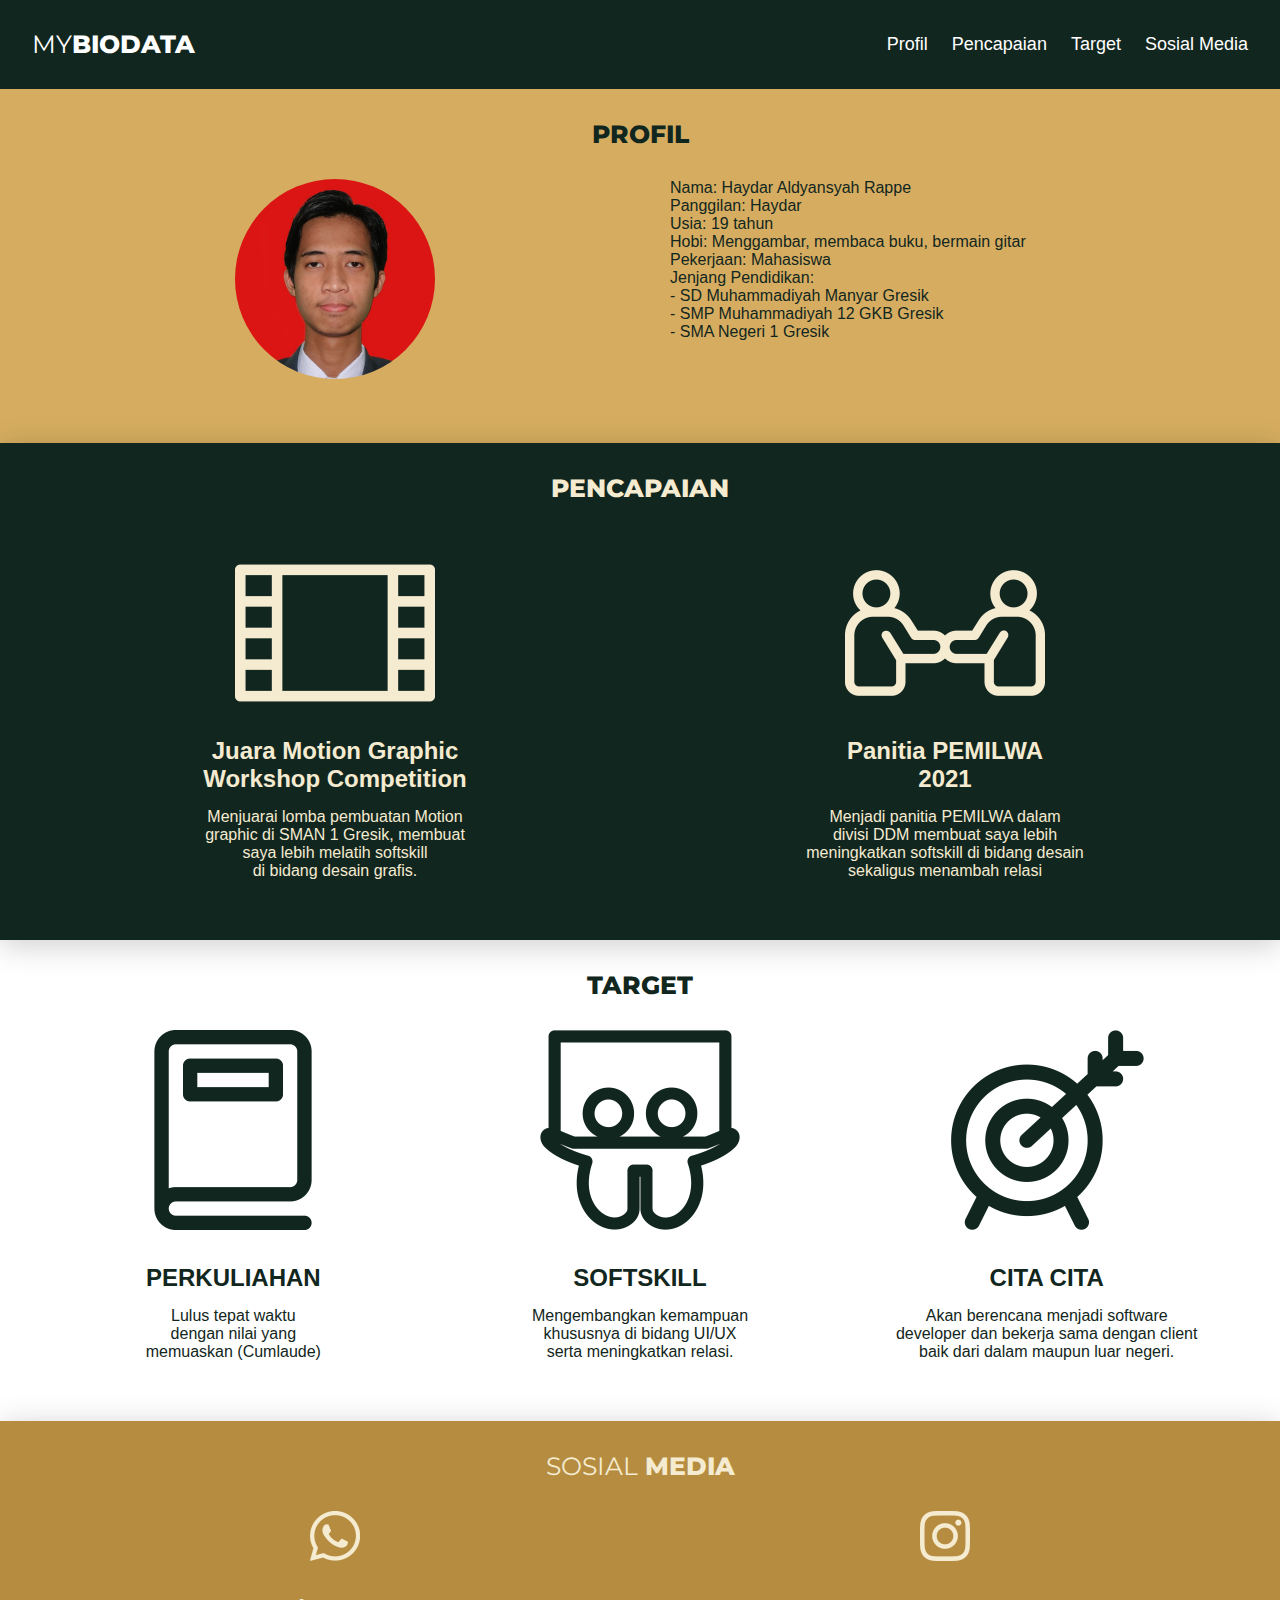
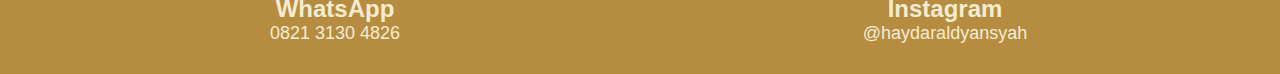
<file: index.html>
<!DOCTYPE html>
<html lang="en" dir="ltr">
    <head>
        <meta charset="utf-8">
        <title>BIODATA HAYDAR ALDYANSYAH RAPPE</title>
        <meta name="viewport" content="width=device-width, initial-scale=1.0">
        <link href='https://fonts.googleapis.com/css?family=Inter' rel='stylesheet'>
        <link rel="stylesheet" href="https://fonts.googleapis.com/css?family=Montserrat:400,800" rel="stylesheet">
        <link rel="stylesheet" href="style/biodataStyle.css">
    </head>
    <body>
        <header>
            <div class="header">
                <a class="logo">MY<span>BIODATA</span></a>
                <div class="header-right">
                  <a href="#profil">Profil</a>
                  <a href="#pencapaian">Pencapaian</a>
                  <a href="#target">Target</a>
                  <a href="#sosmed">Sosial Media</a>
                </div>
              </div>
        </header>
        <main>
            <div class="profil">
                <a id="profil" class="judul">PROFIL</a>
                <div class="inner">
                    <div class="konten">
                        <img id="fotoProfil" src="photo/FINAL SQUARE.jpg" style="height: 200px; width: 200px;">
                    </div>
                    <div class="konten" >
                        <p class="bio">Nama: Haydar Aldyansyah Rappe <br>
                            Panggilan: Haydar <br>
                            Usia: 19 tahun <br>
                            Hobi: Menggambar, membaca buku, bermain gitar <br>
                            Pekerjaan: Mahasiswa <br>
                            Jenjang Pendidikan: <br>
                            - SD Muhammadiyah Manyar Gresik <br>
                            - SMP Muhammadiyah 12 GKB Gresik <br>
                            - SMA Negeri 1 Gresik
                        </p>
                    </div>
                </div>
            </div>
            <div class="pencapaian">
                <a id="pencapaian" class="judul">PENCAPAIAN</a>
                <div class="inner">
                    <div class="konten">
                        <img src="photo/motion.png" style="width: 200px;">
                        <h2 style="padding-bottom: 15px;">Juara Motion Graphic <br>
                        Workshop Competition</h2>
                        <p>Menjuarai lomba pembuatan Motion<br>
                            graphic di SMAN 1 Gresik, membuat<br>
                            saya lebih melatih softskill<br>
                            di bidang desain grafis.
                        </p>
                    </div>
                    <div class="konten">
                        <img src="photo/pemilwa.png" style="width: 200px;">
                        <h2 style="padding-bottom: 15px;">Panitia PEMILWA<br>2021</h2>
                        <p>Menjadi panitia PEMILWA dalam<br>
                            divisi DDM membuat saya lebih<br>
                            meningkatkan softskill di bidang desain<br>
                            sekaligus menambah relasi
                        </p>
                    </div>
                </div>
            </div>
            <div class="target">
                <a id="target" class="judul">TARGET</a>
                <div class="inner">
                    <div class="konten">
                        <img src="photo/kuliah.png" style="width: 200px; padding-bottom: 30px;"">
                        <h2 style="padding-bottom: 15px; font-weight: 800;">PERKULIAHAN</h2>
                        <p>Lulus tepat waktu<br>
                            dengan nilai yang<br>
                            memuaskan (Cumlaude)
                        </p>
                    </div>
                    <div class="konten">
                        <img src="photo/skill.png" style="width: 200px; padding-bottom: 30px;"">
                        <h2 style="padding-bottom: 15px; font-weight: 800;">SOFTSKILL</h2>
                        <p>Mengembangkan kemampuan<br>
                            khususnya di bidang UI/UX<br>
                            serta meningkatkan relasi.
                        </p>
                    </div>
                    <div class="konten">
                        <img src="photo/cita.png" style="width: 200px; padding-bottom: 30px;"">
                        <h2 style="padding-bottom: 15px; font-weight: 800;">CITA CITA</h2>
                        <p>Akan berencana menjadi software <br>
                            developer dan bekerja sama dengan client <br>
                            baik dari dalam maupun luar negeri.
                        </p>
                    </div>
                </div>
            </div>
        </main>
    </body>
    <footer>
        <div class="footer">
            <a class="sosmed" id="sosmed">SOSIAL <span>MEDIA</span></a>
            <div class="innerFooter">
                <div class="linkSosmed">
                    <img src="photo/whatsapp.png" style="width: 50px; padding: 30px 0;">
                    <a href="https://api.whatsapp.com/send?phone=6282131304826" target="_blank">
                        <h1>WhatsApp</h1>
                        <p>0821 3130 4826</p>
                    </a>
                </div>
                <div class="linkSosmed">
                    <img src="photo/instagram.png" style="width: 50px; padding: 30px 0;">
                    <a href="https://www.instagram.com/haydaraldyansyah/" target="_blank">
                        <h1>Instagram</h1>
                        <p>@haydaraldyansyah</p>
                    </a>
                </div>
            </div>
        </div>
    </footer>
</html>
</file>
<file: style/biodataStyle.css>
*{
    margin: 0;
    list-style: none;
    text-decoration: none;
    box-sizing: border-box;
}

html{
    scroll-behavior: smooth;
}

/*BAGIAN HEADER*/
/*=====================================================*/
.header {
    overflow: hidden;
    background-color: #122620;
    padding: 20px;
    box-shadow: 0 5px 30px 0 rgba(0,0,0,0.2);
}
  
.header a{
    float: left;
    color: white;
    text-align: center;
    padding: 12px;
    text-decoration: none;
    font-size: 18px;
    line-height: 25px;
}
  
.header-right a{
    font-family: 'Poppins', sans-serif;
}
  
.header .logo{
    font-family: "Montserrat";
    font-size: 25px;
}
  
.logo span {font-weight: 800;}
  
.header-right {float: right;}
  
.header-right a:hover {color: #ddd;}

@media screen and (max-width: 800px) {
    header{text-align: center;}
    
    .header a{
        float: none;
        display: block;
    }
    
    .header-right {float: none;}
    .header-right a{padding: 7px;}
}
  
/*=====================================================*/

/* BAGIAN MAIN */
/*=====================================================*/
main{
    text-align: center;
    font-family: "Montserrat";
    font-size: 25px;
}

.judul{font-weight: 800;}

.profil{
    color: #122620;
    background-color: #D6AD60;
    text-align: center;
    padding: 30px;
    width: 100%;
}

.inner{
    display: flex;
    width: 100%;
    font-size: 16px;
}

.konten{
    font-family: 'Poppins', sans-serif;
    width: 80%;
    padding: 30px;
}

.bio{text-align: left;}

#fotoProfil{
    border-radius: 100px;
}

.pencapaian{
    color: #F4EBD0;
    background-color: #122620;
    padding: 30px;
    box-shadow: 0 5px 30px 0 rgba(0,0,0,0.2);
}

.target{
    color: #122620;
    padding: 30px;
}
/*=====================================================*/

/* BAGIAN FOOTER */
/*=====================================================*/
.footer{
    text-align: center;
    padding: 30px;
    background-color: #B68D40;
    width     : 100%;
    height    : auto;
    text-align: center;
    box-shadow: 0 5px 30px 0 rgba(0,0,0,0.2);
}

.sosmed{
    font-family: "Montserrat";
    font-size: 25px;
    color: #F4EBD0;
}
.sosmed span {font-weight: 800;}

.innerFooter{
    display: flex;
    width: 100%;
}

.linkSosmed{
    width: 80%;
}

.linkSosmed a{
    font-family: 'Poppins', sans-serif;
    font-size: 12px;
    color: #F4EBD0;
}

.linkSosmed a:hover{color: #ddd;}

.linkSosmed a p{font-size: 18px;}
/*=====================================================*/
</file>
